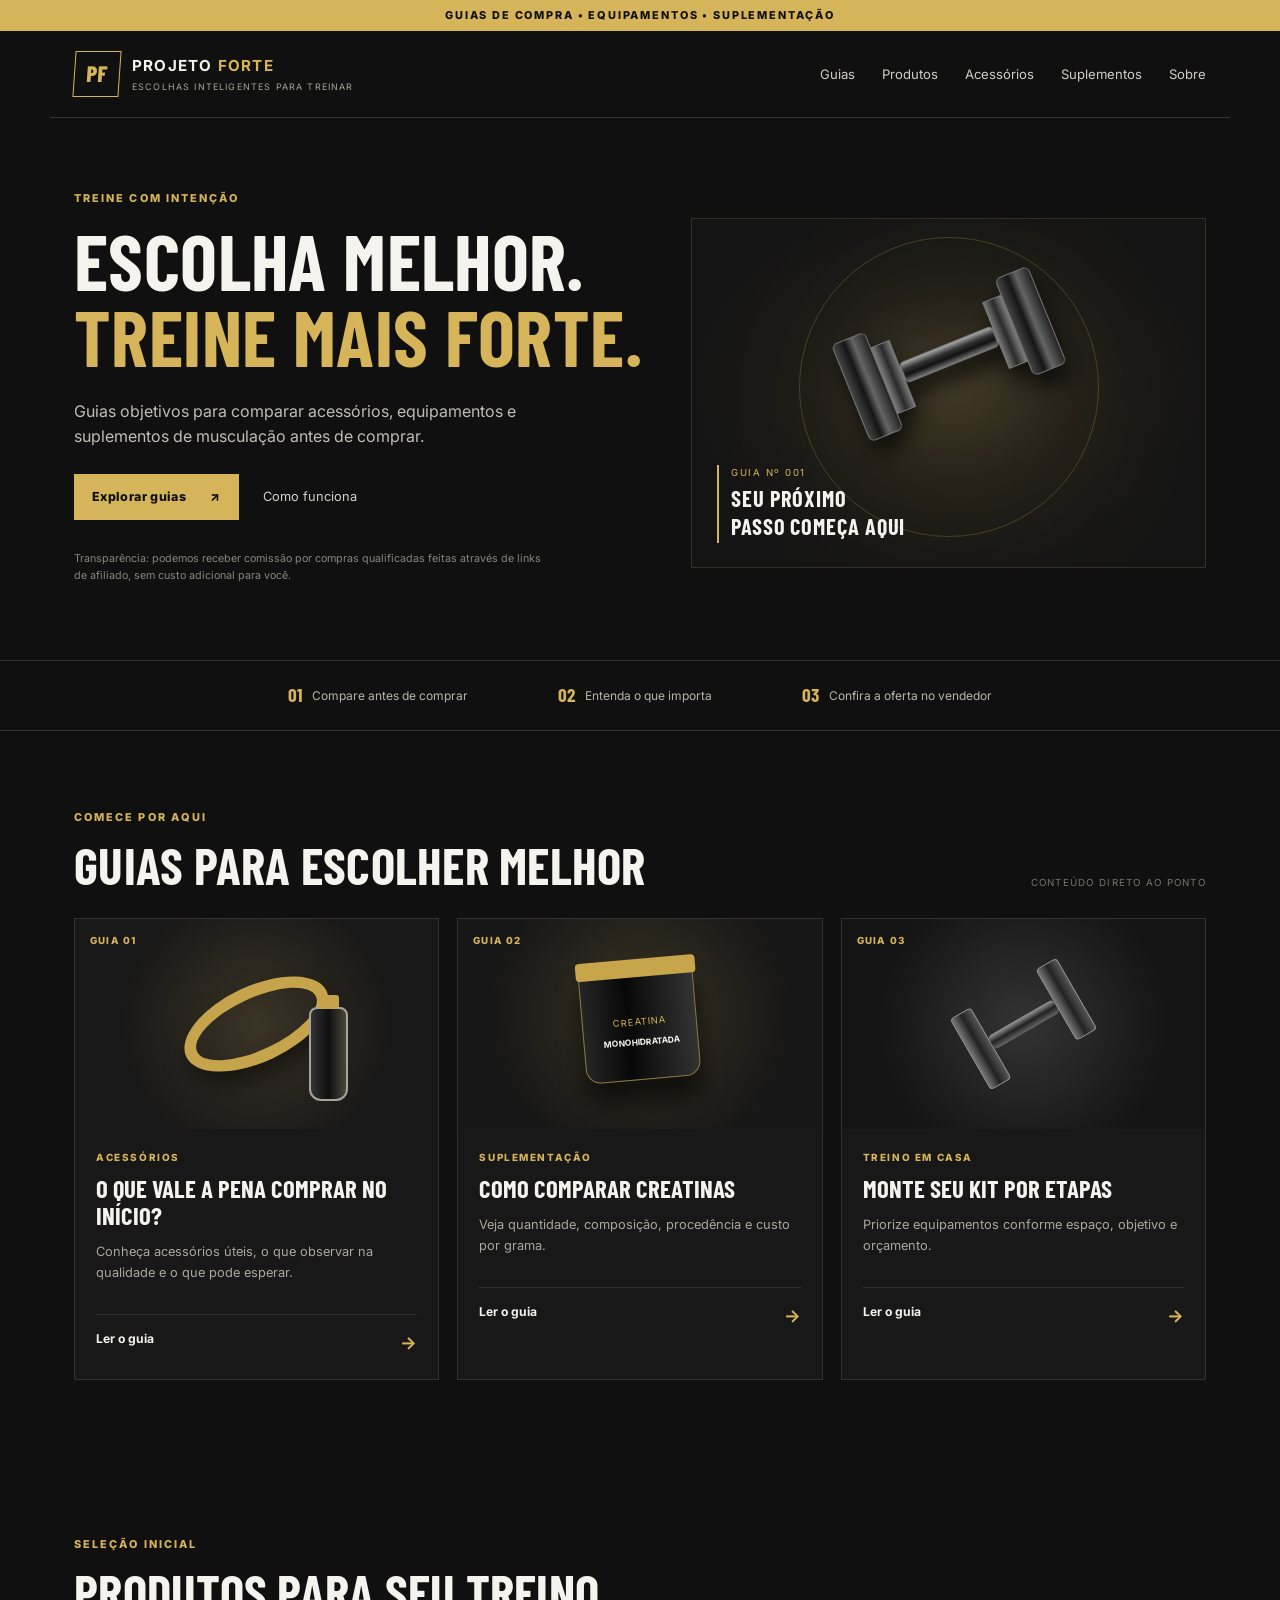
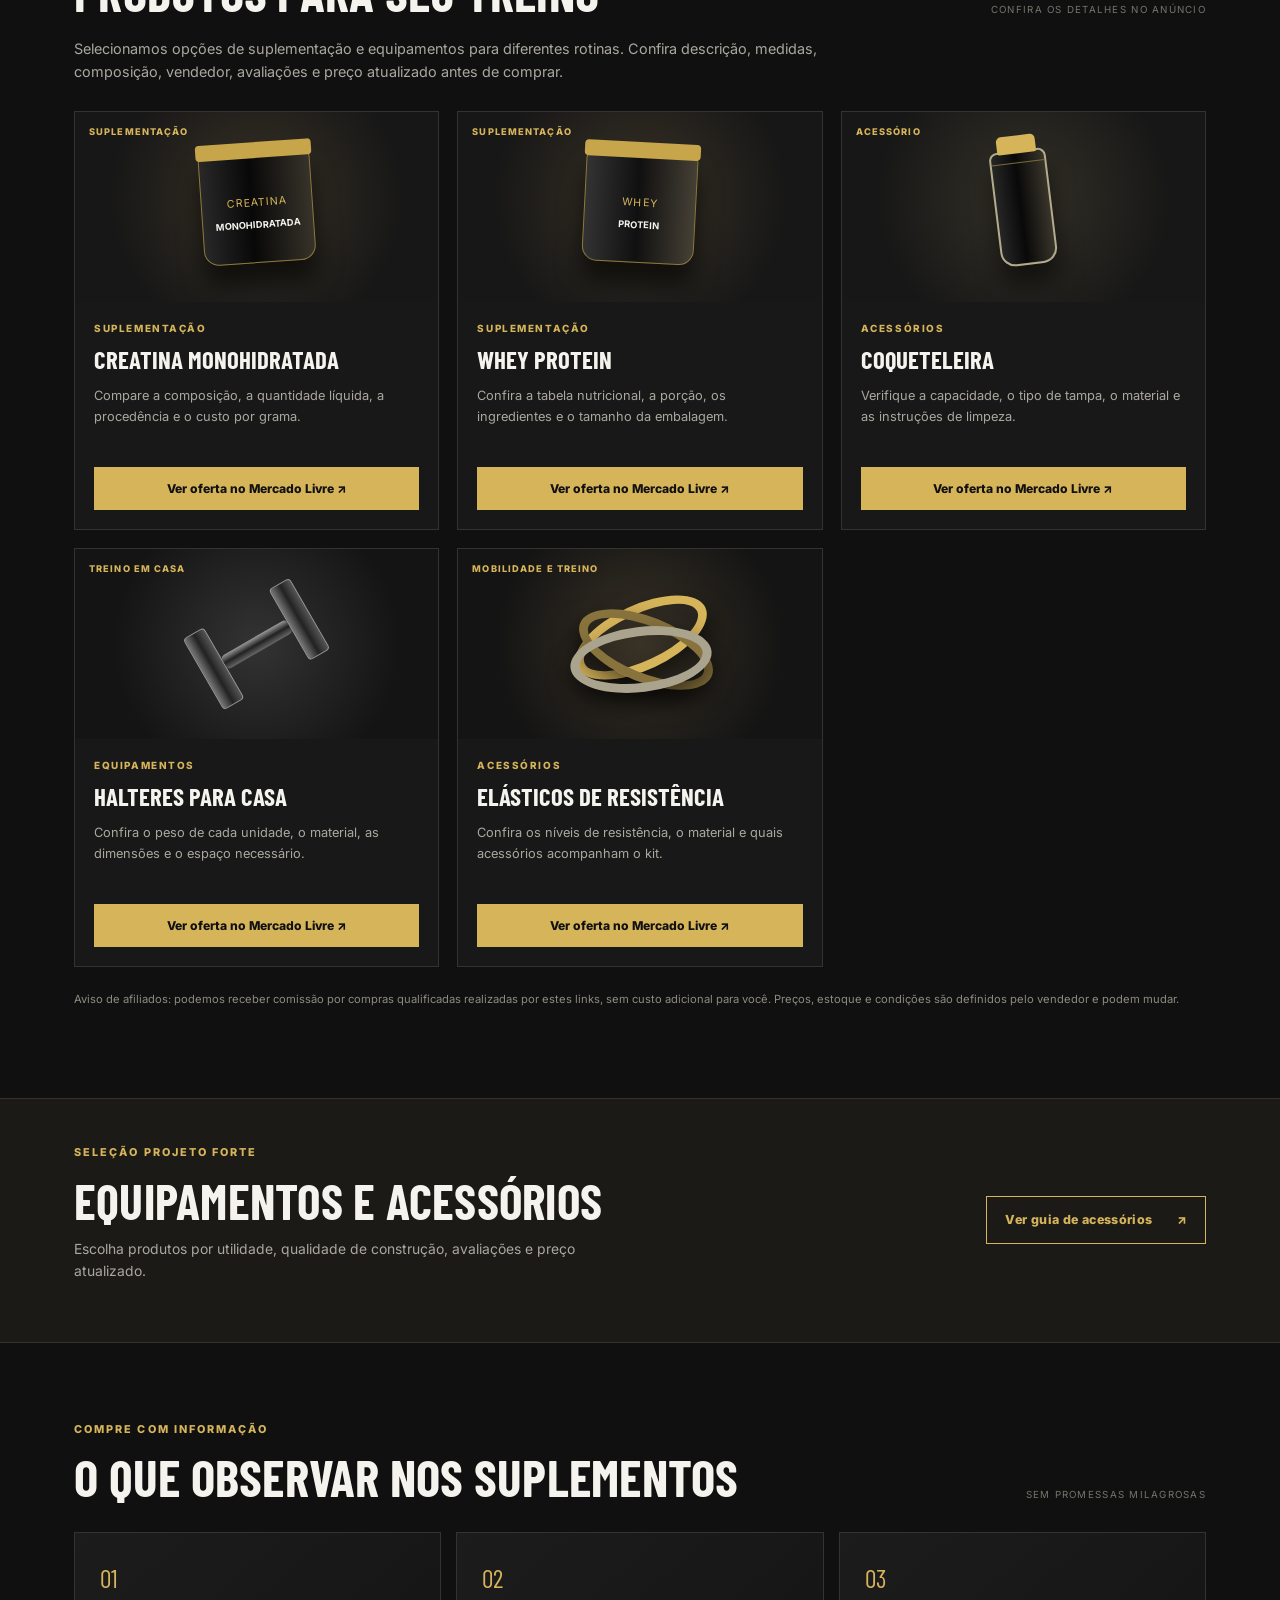
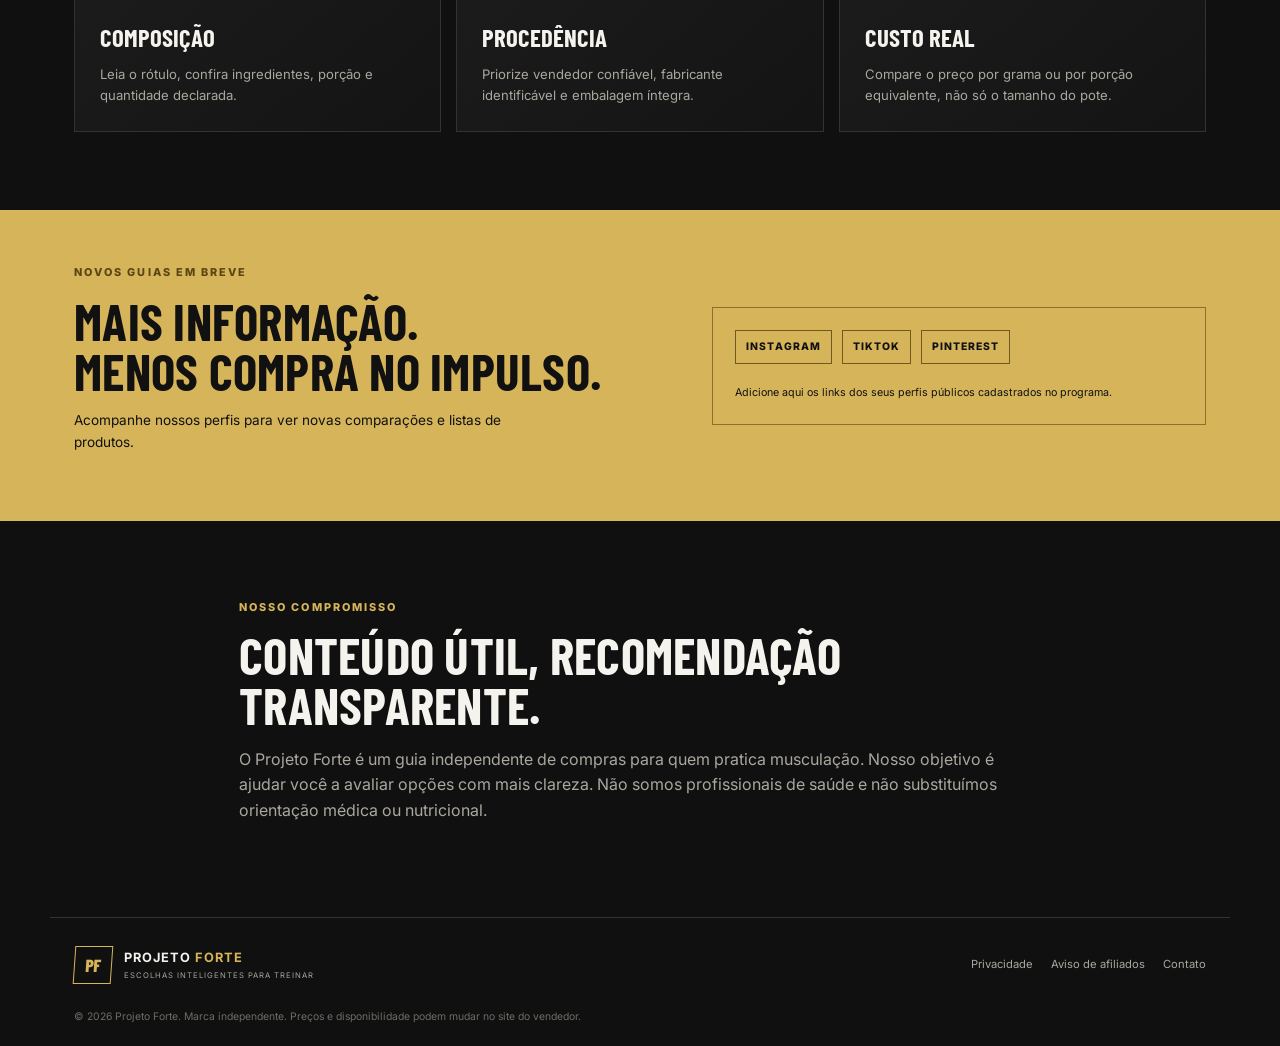
<file: index.html>
<!doctype html>
<html lang="pt-BR">
<head>
  <meta charset="utf-8">
  <meta name="viewport" content="width=device-width, initial-scale=1">
  <meta name="theme-color" content="#101010">
  <title>Projeto Forte | Escolhas inteligentes para treinar</title>
  <meta name="description" content="Guias práticos para escolher acessórios, equipamentos e suplementos para musculação com mais informação.">
  <link rel="stylesheet" href="styles.css">
</head>
<body>
  <div class="announcement">GUIAS DE COMPRA • EQUIPAMENTOS • SUPLEMENTAÇÃO</div>
  <header class="site-header">
    <a class="brand" href="index.html" aria-label="Projeto Forte - início">
      <span class="brand-mark">PF</span>
      <span><strong>PROJETO <em>FORTE</em></strong><small>ESCOLHAS INTELIGENTES PARA TREINAR</small></span>
    </a>
    <button class="menu-toggle" aria-label="Abrir menu" aria-expanded="false">☰</button>
    <nav class="nav">
      <a href="#guias">Guias</a>
      <a href="#produtos">Produtos</a>
      <a href="#acessorios">Acessórios</a>
      <a href="#suplementos">Suplementos</a>
      <a href="#sobre">Sobre</a>
    </nav>
  </header>

  <main>
    <section class="hero">
      <div class="hero-copy">
        <p class="eyebrow">TREINE COM INTENÇÃO</p>
        <h1>Escolha melhor.<br><span>Treine mais forte.</span></h1>
        <p class="hero-text">Guias objetivos para comparar acessórios, equipamentos e suplementos de musculação antes de comprar.</p>
        <div class="hero-actions">
          <a class="button button-gold" href="#guias">Explorar guias <span>↗</span></a>
          <a class="text-link" href="#como-funciona">Como funciona</a>
        </div>
        <p class="disclosure">Transparência: podemos receber comissão por compras qualificadas feitas através de links de afiliado, sem custo adicional para você.</p>
      </div>
      <div class="hero-art" role="img" aria-label="Ilustração de halter em fundo escuro">
        <div class="art-ring"></div><div class="art-glow"></div>
        <div class="dumbbell"><span></span><i></i><b></b><i></i><span></span></div>
        <div class="art-caption"><small>GUIA Nº 001</small><strong>SEU PRÓXIMO<br>PASSO COMEÇA AQUI</strong></div>
      </div>
    </section>

    <section class="trust-strip" id="como-funciona">
      <div><strong>01</strong><span>Compare antes de comprar</span></div>
      <div><strong>02</strong><span>Entenda o que importa</span></div>
      <div><strong>03</strong><span>Confira a oferta no vendedor</span></div>
    </section>

    <section class="section" id="guias">
      <div class="section-heading">
        <div><p class="eyebrow">COMECE POR AQUI</p><h2>Guias para escolher melhor</h2></div>
        <span class="section-note">CONTEÚDO DIRETO AO PONTO</span>
      </div>
      <div class="guide-grid">
        <article class="guide-card featured">
          <div class="card-visual visual-accessories"><span class="visual-label">GUIA 01</span><div class="visual-shape shape-band"></div><div class="visual-shape shape-bottle"></div></div>
          <div class="card-body"><p class="category">ACESSÓRIOS</p><h3>O que vale a pena comprar no início?</h3><p>Conheça acessórios úteis, o que observar na qualidade e o que pode esperar.</p><a href="guias/acessorios-iniciantes.html" class="card-link">Ler o guia <span>→</span></a></div>
        </article>
        <article class="guide-card">
          <div class="card-visual visual-creatine"><span class="visual-label">GUIA 02</span><div class="tub"><small>CREATINA</small><b>MONOHIDRATADA</b></div></div>
          <div class="card-body"><p class="category">SUPLEMENTAÇÃO</p><h3>Como comparar creatinas</h3><p>Veja quantidade, composição, procedência e custo por grama.</p><a href="guias/como-comparar-creatina.html" class="card-link">Ler o guia <span>→</span></a></div>
        </article>
        <article class="guide-card">
          <div class="card-visual visual-home"><span class="visual-label">GUIA 03</span><div class="mini-weights"><i></i><b></b><i></i></div></div>
          <div class="card-body"><p class="category">TREINO EM CASA</p><h3>Monte seu kit por etapas</h3><p>Priorize equipamentos conforme espaço, objetivo e orçamento.</p><a href="guias/kit-academia-em-casa.html" class="card-link">Ler o guia <span>→</span></a></div>
        </article>
      </div>
    </section>

    <section class="section products-section" id="produtos">
      <div class="section-heading">
        <div><p class="eyebrow">SELEÇÃO INICIAL</p><h2>Produtos para seu treino</h2></div>
        <span class="section-note">CONFIRA OS DETALHES NO ANÚNCIO</span>
      </div>
      <p class="products-intro">Selecionamos opções de suplementação e equipamentos para diferentes rotinas. Confira descrição, medidas, composição, vendedor, avaliações e preço atualizado antes de comprar.</p>
      <div class="product-grid">
        <article class="product-card">
          <div class="product-visual product-creatine"><span>SUPLEMENTAÇÃO</span><div class="product-pack"><small>CREATINA</small><strong>MONOHIDRATADA</strong></div></div>
          <div class="product-body"><p class="category">SUPLEMENTAÇÃO</p><h3>Creatina monohidratada</h3><p>Compare a composição, a quantidade líquida, a procedência e o custo por grama.</p><a class="affiliate-button" href="https://meli.la/26qQCBS" target="_blank" rel="sponsored nofollow noopener noreferrer">Ver oferta no Mercado Livre ↗</a></div>
        </article>
        <article class="product-card">
          <div class="product-visual product-whey"><span>SUPLEMENTAÇÃO</span><div class="product-pack whey-pack"><small>WHEY</small><strong>PROTEIN</strong></div></div>
          <div class="product-body"><p class="category">SUPLEMENTAÇÃO</p><h3>Whey protein</h3><p>Confira a tabela nutricional, a porção, os ingredientes e o tamanho da embalagem.</p><a class="affiliate-button" href="https://meli.la/2e8BBgC" target="_blank" rel="sponsored nofollow noopener noreferrer">Ver oferta no Mercado Livre ↗</a></div>
        </article>
        <article class="product-card">
          <div class="product-visual product-shaker"><span>ACESSÓRIO</span><div class="shaker-shape"><i></i></div></div>
          <div class="product-body"><p class="category">ACESSÓRIOS</p><h3>Coqueteleira</h3><p>Verifique a capacidade, o tipo de tampa, o material e as instruções de limpeza.</p><a class="affiliate-button" href="https://meli.la/1avWY83" target="_blank" rel="sponsored nofollow noopener noreferrer">Ver oferta no Mercado Livre ↗</a></div>
        </article>
        <article class="product-card">
          <div class="product-visual product-dumbbells"><span>TREINO EM CASA</span><div class="mini-weights"><i></i><b></b><i></i></div></div>
          <div class="product-body"><p class="category">EQUIPAMENTOS</p><h3>Halteres para casa</h3><p>Confira o peso de cada unidade, o material, as dimensões e o espaço necessário.</p><a class="affiliate-button" href="https://meli.la/2XEbic5" target="_blank" rel="sponsored nofollow noopener noreferrer">Ver oferta no Mercado Livre ↗</a></div>
        </article>
        <article class="product-card">
          <div class="product-visual product-bands"><span>MOBILIDADE E TREINO</span><div class="band-shape band-one"></div><div class="band-shape band-two"></div><div class="band-shape band-three"></div></div>
          <div class="product-body"><p class="category">ACESSÓRIOS</p><h3>Elásticos de resistência</h3><p>Confira os níveis de resistência, o material e quais acessórios acompanham o kit.</p><a class="affiliate-button" href="https://meli.la/291Mf4i" target="_blank" rel="sponsored nofollow noopener noreferrer">Ver oferta no Mercado Livre ↗</a></div>
        </article>
      </div>
      <p class="products-disclosure">Aviso de afiliados: podemos receber comissão por compras qualificadas realizadas por estes links, sem custo adicional para você. Preços, estoque e condições são definidos pelo vendedor e podem mudar.</p>
    </section>

    <section class="dark-band" id="acessorios">
      <div><p class="eyebrow">SELEÇÃO PROJETO FORTE</p><h2>Equipamentos e acessórios</h2><p>Escolha produtos por utilidade, qualidade de construção, avaliações e preço atualizado.</p></div>
      <a class="button button-outline" href="guias/acessorios-iniciantes.html">Ver guia de acessórios <span>↗</span></a>
    </section>

    <section class="section product-section" id="suplementos">
      <div class="section-heading">
        <div><p class="eyebrow">COMPRE COM INFORMAÇÃO</p><h2>O que observar nos suplementos</h2></div>
        <span class="section-note">SEM PROMESSAS MILAGROSAS</span>
      </div>
      <div class="info-grid">
        <div class="info-card"><span class="info-number">01</span><h3>Composição</h3><p>Leia o rótulo, confira ingredientes, porção e quantidade declarada.</p></div>
        <div class="info-card"><span class="info-number">02</span><h3>Procedência</h3><p>Priorize vendedor confiável, fabricante identificável e embalagem íntegra.</p></div>
        <div class="info-card"><span class="info-number">03</span><h3>Custo real</h3><p>Compare o preço por grama ou por porção equivalente, não só o tamanho do pote.</p></div>
      </div>
    </section>

    <section class="newsletter">
      <div><p class="eyebrow">NOVOS GUIAS EM BREVE</p><h2>Mais informação.<br>Menos compra no impulso.</h2><p>Acompanhe nossos perfis para ver novas comparações e listas de produtos.</p></div>
      <div class="social-placeholder"><span>INSTAGRAM</span><span>TIKTOK</span><span>PINTEREST</span><small>Adicione aqui os links dos seus perfis públicos cadastrados no programa.</small></div>
    </section>

    <section class="section about" id="sobre">
      <p class="eyebrow">NOSSO COMPROMISSO</p>
      <h2>Conteúdo útil, recomendação transparente.</h2>
      <p>O Projeto Forte é um guia independente de compras para quem pratica musculação. Nosso objetivo é ajudar você a avaliar opções com mais clareza. Não somos profissionais de saúde e não substituímos orientação médica ou nutricional.</p>
    </section>
  </main>

  <footer class="footer">
    <a class="brand footer-brand" href="index.html"><span class="brand-mark">PF</span><span><strong>PROJETO <em>FORTE</em></strong><small>ESCOLHAS INTELIGENTES PARA TREINAR</small></span></a>
    <div class="footer-links"><a href="politica-de-privacidade.html">Privacidade</a><a href="aviso-de-afiliados.html">Aviso de afiliados</a><a href="contato.html">Contato</a></div>
    <p>© <span id="year"></span> Projeto Forte. Marca independente. Preços e disponibilidade podem mudar no site do vendedor.</p>
  </footer>
  <script src="script.js"></script>
</body>
</html>
</file>
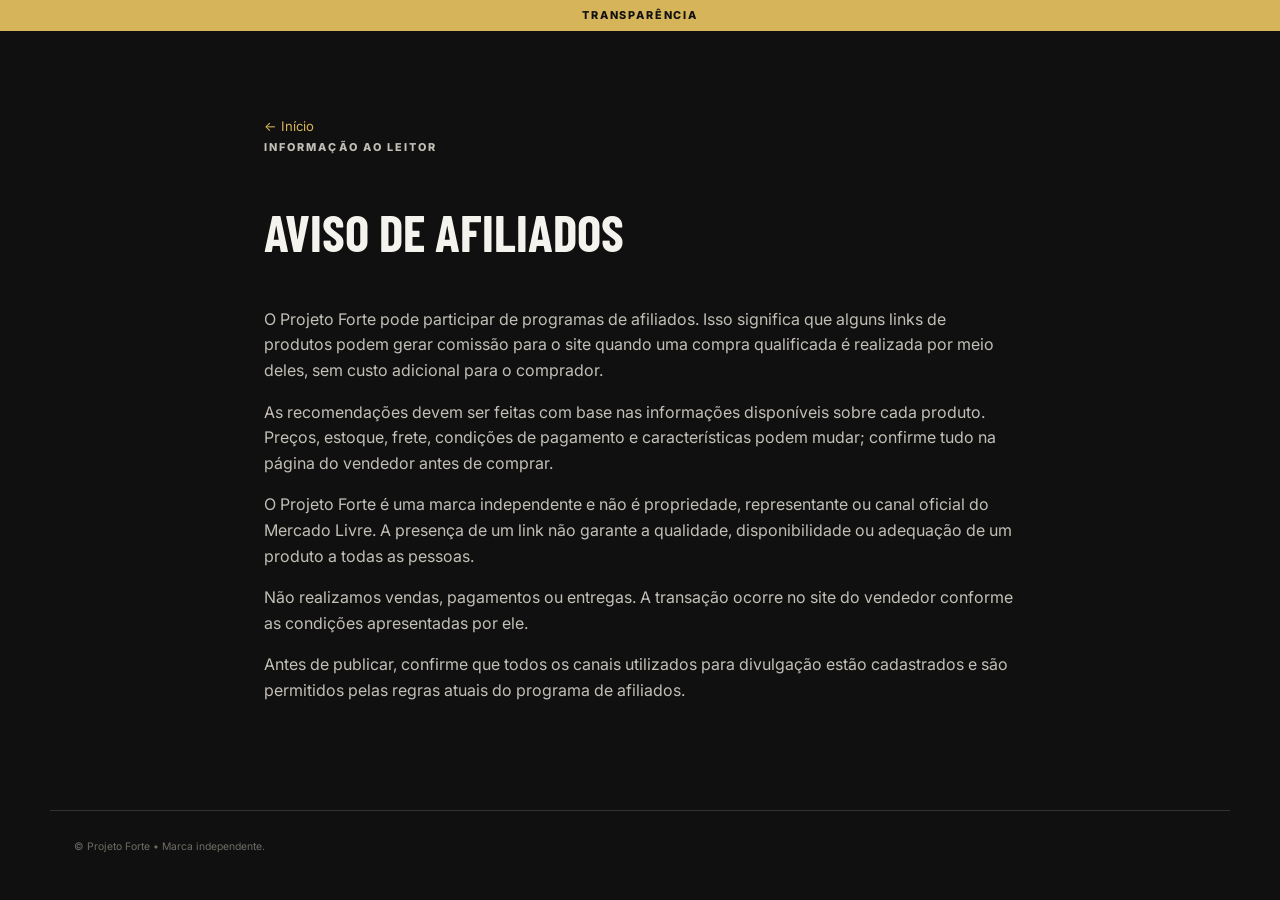
<file: aviso-de-afiliados.html>
<!doctype html><html lang="pt-BR"><head><meta charset="utf-8"><meta name="viewport" content="width=device-width, initial-scale=1"><title>Aviso de afiliados | Projeto Forte</title><link rel="stylesheet" href="styles.css"></head><body><div class="announcement">TRANSPARÊNCIA</div><main class="legal-content"><a class="back-link" href="index.html">← Início</a><p class="eyebrow">INFORMAÇÃO AO LEITOR</p><h1>Aviso de afiliados</h1><p>O Projeto Forte pode participar de programas de afiliados. Isso significa que alguns links de produtos podem gerar comissão para o site quando uma compra qualificada é realizada por meio deles, sem custo adicional para o comprador.</p><p>As recomendações devem ser feitas com base nas informações disponíveis sobre cada produto. Preços, estoque, frete, condições de pagamento e características podem mudar; confirme tudo na página do vendedor antes de comprar.</p><p>O Projeto Forte é uma marca independente e não é propriedade, representante ou canal oficial do Mercado Livre. A presença de um link não garante a qualidade, disponibilidade ou adequação de um produto a todas as pessoas.</p><p>Não realizamos vendas, pagamentos ou entregas. A transação ocorre no site do vendedor conforme as condições apresentadas por ele.</p><p>Antes de publicar, confirme que todos os canais utilizados para divulgação estão cadastrados e são permitidos pelas regras atuais do programa de afiliados.</p></main><footer class="footer"><p>© Projeto Forte • Marca independente.</p></footer></body></html>
</file>
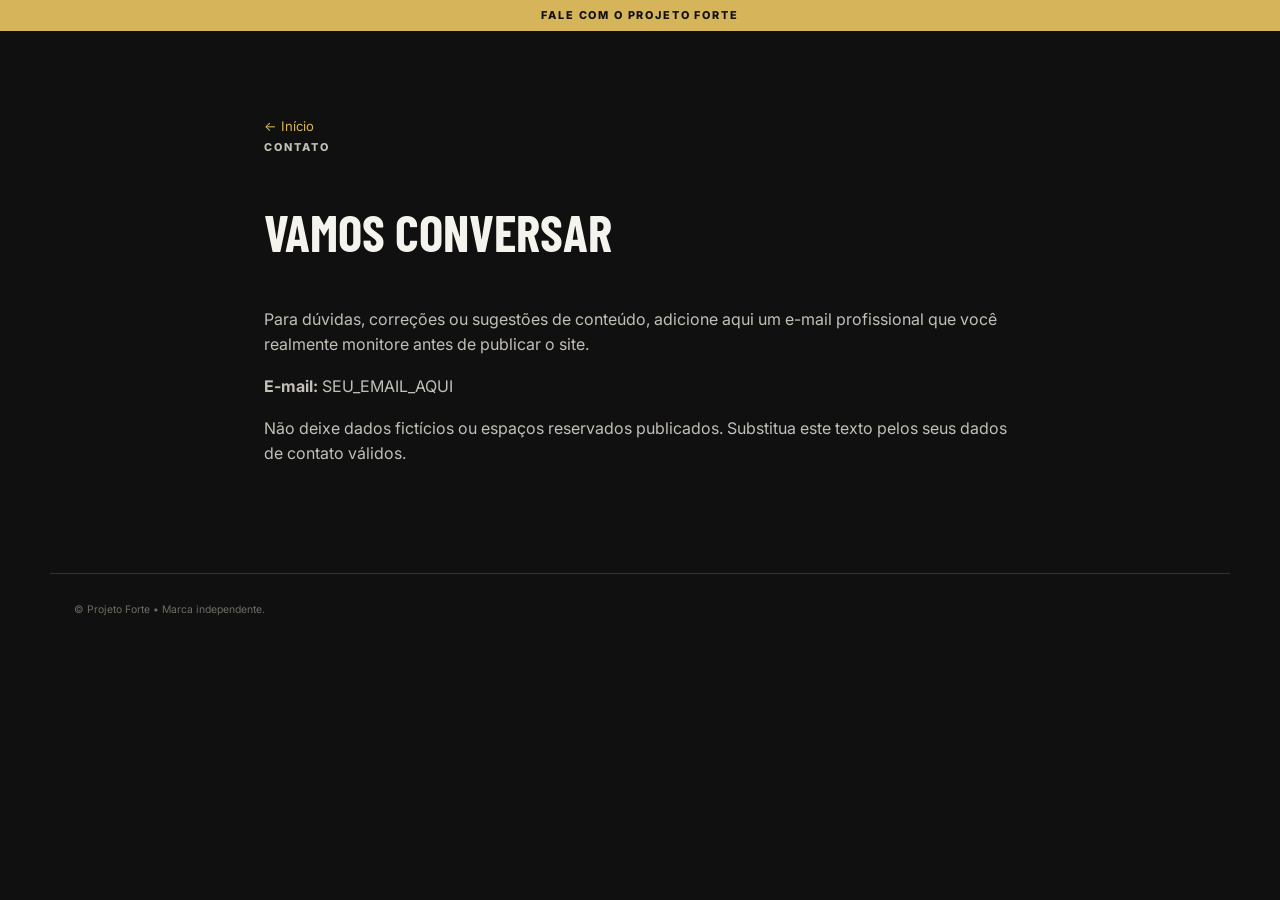
<file: contato.html>
<!doctype html><html lang="pt-BR"><head><meta charset="utf-8"><meta name="viewport" content="width=device-width, initial-scale=1"><title>Contato | Projeto Forte</title><link rel="stylesheet" href="styles.css"></head><body><div class="announcement">FALE COM O PROJETO FORTE</div><main class="legal-content"><a class="back-link" href="index.html">← Início</a><p class="eyebrow">CONTATO</p><h1>Vamos conversar</h1><p>Para dúvidas, correções ou sugestões de conteúdo, adicione aqui um e-mail profissional que você realmente monitore antes de publicar o site.</p><p><strong>E-mail:</strong> SEU_EMAIL_AQUI</p><p>Não deixe dados fictícios ou espaços reservados publicados. Substitua este texto pelos seus dados de contato válidos.</p></main><footer class="footer"><p>© Projeto Forte • Marca independente.</p></footer></body></html>
</file>
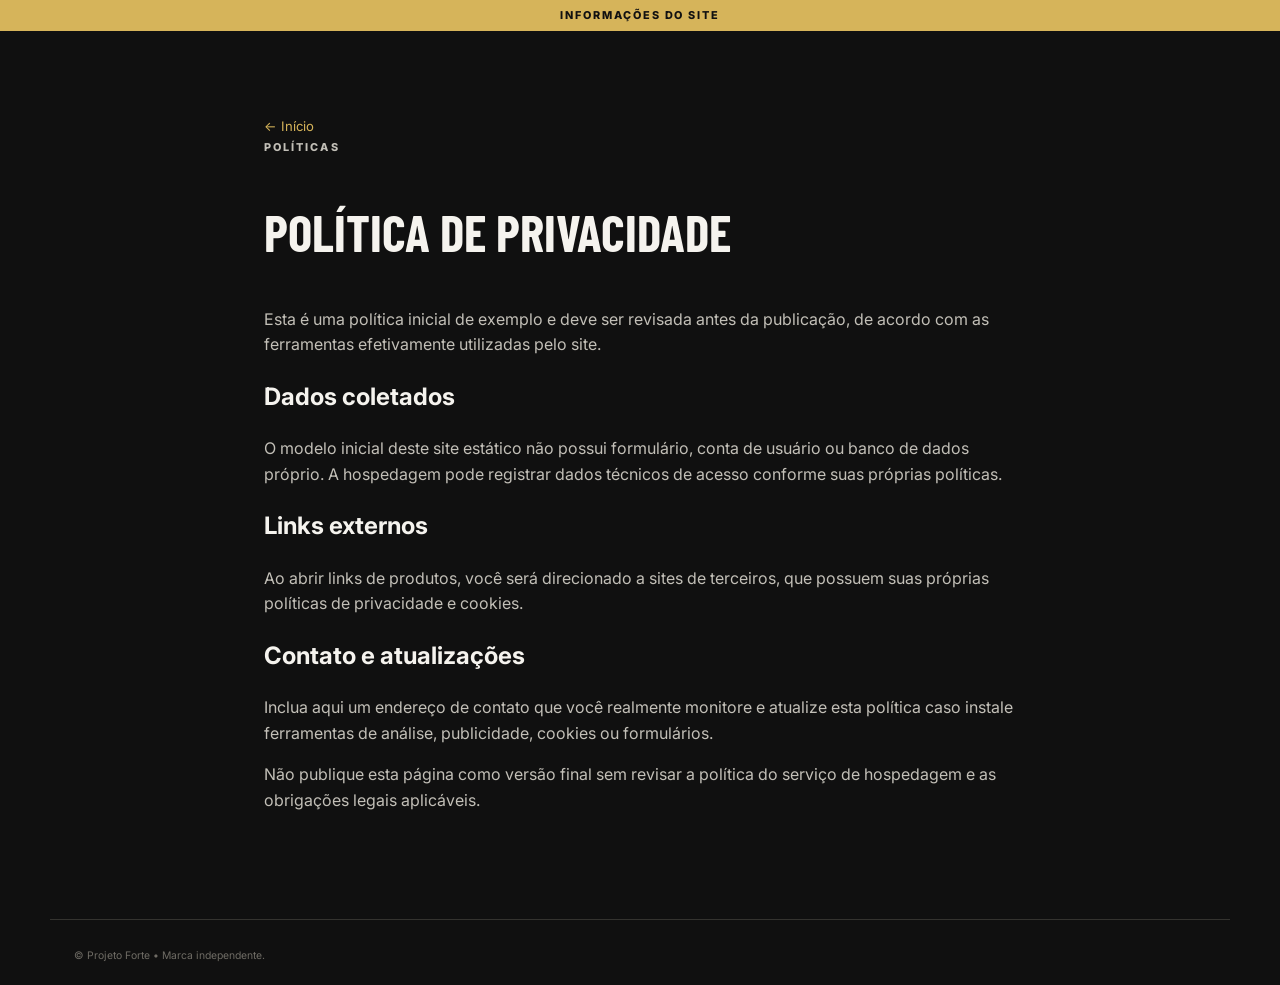
<file: politica-de-privacidade.html>
<!doctype html><html lang="pt-BR"><head><meta charset="utf-8"><meta name="viewport" content="width=device-width, initial-scale=1"><title>Privacidade | Projeto Forte</title><link rel="stylesheet" href="styles.css"></head><body><div class="announcement">INFORMAÇÕES DO SITE</div><main class="legal-content"><a class="back-link" href="index.html">← Início</a><p class="eyebrow">POLÍTICAS</p><h1>Política de privacidade</h1><p>Esta é uma política inicial de exemplo e deve ser revisada antes da publicação, de acordo com as ferramentas efetivamente utilizadas pelo site.</p><h2>Dados coletados</h2><p>O modelo inicial deste site estático não possui formulário, conta de usuário ou banco de dados próprio. A hospedagem pode registrar dados técnicos de acesso conforme suas próprias políticas.</p><h2>Links externos</h2><p>Ao abrir links de produtos, você será direcionado a sites de terceiros, que possuem suas próprias políticas de privacidade e cookies.</p><h2>Contato e atualizações</h2><p>Inclua aqui um endereço de contato que você realmente monitore e atualize esta política caso instale ferramentas de análise, publicidade, cookies ou formulários.</p><p>Não publique esta página como versão final sem revisar a política do serviço de hospedagem e as obrigações legais aplicáveis.</p></main><footer class="footer"><p>© Projeto Forte • Marca independente.</p></footer></body></html>
</file>
<file: styles.css>
@import url('https://fonts.googleapis.com/css2?family=Barlow+Condensed:wght@500;600;700;800&family=Inter:wght@400;500;600;700&display=swap');
:root{--bg:#101010;--panel:#181818;--panel2:#202020;--text:#f5f3ee;--muted:#a7a49c;--gold:#d6b45a;--gold2:#f0d98d;--line:#34332f;--max:1180px}
*{box-sizing:border-box}html{scroll-behavior:smooth}body{margin:0;background:var(--bg);color:var(--text);font-family:Inter,Arial,sans-serif;line-height:1.6}a{color:inherit;text-decoration:none}.announcement{text-align:center;background:var(--gold);color:#111;font-size:.68rem;font-weight:800;letter-spacing:.17em;padding:7px 12px}.site-header{max-width:var(--max);margin:auto;padding:20px 24px;display:flex;align-items:center;justify-content:space-between;gap:25px;border-bottom:1px solid var(--line)}.brand{display:flex;align-items:center;gap:12px}.brand-mark{width:46px;height:46px;display:grid;place-items:center;border:1px solid var(--gold);color:var(--gold);font-family:"Barlow Condensed",sans-serif;font-size:1.4rem;font-weight:800;transform:skew(-4deg)}.brand strong{display:block;letter-spacing:.08em;font-size:.95rem}.brand em{font-style:normal;color:var(--gold)}.brand small{display:block;color:var(--muted);font-size:.56rem;letter-spacing:.13em;margin-top:2px}.nav{display:flex;gap:27px;font-size:.82rem;color:#d0cec7}.nav a:hover,.text-link:hover,.footer-links a:hover{color:var(--gold)}.menu-toggle{display:none;background:none;border:1px solid var(--line);color:var(--text);font-size:1.25rem;padding:5px 10px}.hero{max-width:var(--max);margin:auto;padding:72px 24px 65px;display:grid;grid-template-columns:1.05fr .95fr;gap:48px;align-items:center;min-height:510px}.eyebrow{font-size:.68rem;font-weight:800;letter-spacing:.19em;color:var(--gold);margin:0 0 14px}.hero h1,.section h2,.dark-band h2,.newsletter h2,.article-hero h1{font-family:"Barlow Condensed",Impact,sans-serif;text-transform:uppercase;line-height:.98;letter-spacing:.005em;margin:0;font-size:clamp(3rem,6.1vw,5.5rem)}.hero h1 span{color:var(--gold)}.hero-text{max-width:480px;color:#c0bdb5;font-size:1rem;margin:24px 0}.hero-actions{display:flex;align-items:center;gap:24px}.button{display:inline-flex;align-items:center;gap:24px;padding:13px 18px;font-size:.78rem;font-weight:800;letter-spacing:.03em;transition:.2s}.button-gold{background:var(--gold);color:#101010}.button-gold:hover{background:var(--gold2);transform:translateY(-2px)}.text-link{font-size:.8rem;color:#d2d0c9}.disclosure{font-size:.67rem;color:#88867f;max-width:470px;margin-top:30px}.hero-art{position:relative;min-height:350px;overflow:hidden;background:radial-gradient(ellipse at 50% 48%,#373226 0,#1d1b17 36%,#141414 70%);border:1px solid #343027}.art-ring{position:absolute;width:300px;height:300px;border:1px solid #7b6530;border-radius:50%;top:18px;left:50%;transform:translateX(-50%);opacity:.5}.art-glow{position:absolute;width:180px;height:180px;border-radius:50%;background:#c69d35;filter:blur(95px);opacity:.2;left:35%;top:28%}.dumbbell{position:absolute;top:39%;left:50%;transform:translate(-50%,-50%) rotate(-22deg);display:flex;align-items:center;filter:drop-shadow(0 15px 10px #0009)}.dumbbell span{display:block;width:36px;height:105px;background:linear-gradient(90deg,#444,#151515 35%,#656565 60%,#242424);border:1px solid #777;border-radius:6px}.dumbbell i{display:block;width:20px;height:72px;background:linear-gradient(90deg,#777,#292929,#777);border:1px solid #777}.dumbbell b{display:block;width:100px;height:22px;background:linear-gradient(#aaa,#333 35%,#111 65%,#777);border-radius:4px;border:1px solid #777}.art-caption{position:absolute;bottom:24px;left:25px;border-left:2px solid var(--gold);padding-left:12px}.art-caption small{display:block;color:var(--gold);font-size:.6rem;letter-spacing:.16em;margin-bottom:7px}.art-caption strong{font-family:"Barlow Condensed",sans-serif;font-size:1.4rem;line-height:1.05;letter-spacing:.04em}.trust-strip{border-top:1px solid var(--line);border-bottom:1px solid var(--line);display:flex;justify-content:center;gap:7vw;padding:19px 24px;color:#b8b5ad;font-size:.75rem}.trust-strip div{display:flex;align-items:center;gap:10px}.trust-strip strong{font-family:"Barlow Condensed",sans-serif;color:var(--gold);font-size:1.2rem}.section{max-width:var(--max);margin:auto;padding:78px 24px}.section-heading{display:flex;align-items:end;justify-content:space-between;gap:20px;margin-bottom:28px}.section h2,.dark-band h2,.newsletter h2{font-size:clamp(2.4rem,4vw,3.6rem)}.section-note{color:#77746c;font-size:.61rem;letter-spacing:.13em}.guide-grid{display:grid;grid-template-columns:repeat(3,1fr);gap:18px}.guide-card{background:var(--panel);border:1px solid var(--line);min-width:0;transition:.2s}.guide-card:hover{transform:translateY(-4px);border-color:#756333}.card-visual{height:210px;position:relative;overflow:hidden;display:grid;place-items:center;background:linear-gradient(145deg,#25231e,#111)}.visual-label{position:absolute;top:14px;left:15px;color:var(--gold);font-size:.61rem;font-weight:800;letter-spacing:.12em}.visual-accessories{background:radial-gradient(circle at 50% 50%,#3b3425,#181818 65%)}.shape-band{position:absolute;width:155px;height:76px;border:12px solid #c5a44c;border-radius:50%;transform:rotate(-25deg);box-shadow:0 12px 24px #0008}.shape-bottle{position:absolute;right:25%;bottom:28px;width:39px;height:94px;border:2px solid #a8a49a;border-radius:8px 8px 12px 12px;background:linear-gradient(90deg,#333,#101010,#4a463b)}.shape-bottle:before{content:"";position:absolute;top:-14px;left:8px;width:20px;height:14px;background:#c6a34b;border-radius:3px}.visual-creatine{background:radial-gradient(circle at 50% 45%,#3a3322,#171717 70%)}.tub{width:115px;height:112px;background:linear-gradient(90deg,#252525,#080808 40%,#333);border:1px solid #8e783d;border-radius:9px 9px 15px 15px;box-shadow:0 20px 25px #0009;display:flex;align-items:center;justify-content:center;flex-direction:column;transform:rotate(-5deg)}.tub:before{content:"";width:120px;height:18px;margin-top:-10px;background:#c7a54b;border-radius:4px;position:absolute;top:0}.tub small{font-size:.58rem;color:var(--gold);letter-spacing:.1em;margin-top:15px}.tub b{font-size:.53rem;line-height:1.2;text-align:center;max-width:75px;margin-top:7px}.visual-home{background:radial-gradient(circle at 50% 50%,#333,#141414 70%)}.mini-weights{display:flex;align-items:center;transform:rotate(-30deg)}.mini-weights i{height:82px;width:24px;background:linear-gradient(90deg,#777,#222,#555);border:1px solid #999;border-radius:4px}.mini-weights b{width:75px;height:15px;background:linear-gradient(#999,#222,#666);border-radius:4px}.card-body{padding:21px}.category{font-size:.62rem;letter-spacing:.16em;color:var(--gold);font-weight:800;margin:0 0 9px}.card-body h3,.info-card h3{font-family:"Barlow Condensed",sans-serif;text-transform:uppercase;font-size:1.55rem;line-height:1.1;margin:0 0 10px}.card-body>p:not(.category){font-size:.8rem;color:#aaa79f;min-height:52px}.card-link{display:flex;justify-content:space-between;border-top:1px solid var(--line);padding-top:14px;margin-top:20px;font-size:.76rem;font-weight:700}.card-link span{color:var(--gold);font-size:1.1rem}.dark-band{background:#1b1a17;border-top:1px solid #383329;border-bottom:1px solid #383329;padding:45px max(24px,calc((100% - 1132px)/2));display:flex;align-items:center;justify-content:space-between;gap:35px}.dark-band h2{font-size:clamp(2rem,4vw,3.1rem)}.dark-band p:not(.eyebrow){color:#aaa79f;max-width:520px;font-size:.87rem}.button-outline{border:1px solid var(--gold);color:var(--gold);white-space:nowrap}.button-outline:hover{background:var(--gold);color:#111}.info-grid{display:grid;grid-template-columns:repeat(3,1fr);gap:15px;margin-top:30px}.info-card{border:1px solid var(--line);padding:25px;background:linear-gradient(140deg,#1c1c1c,#141414)}.info-number{display:block;color:var(--gold);font-family:"Barlow Condensed",sans-serif;font-size:1.6rem;margin-bottom:25px}.info-card p{font-size:.82rem;color:#aaa79f;margin-bottom:0}.newsletter{background:var(--gold);color:#111;padding:54px max(24px,calc((100% - 1132px)/2));display:grid;grid-template-columns:1.1fr .9fr;gap:35px;align-items:center}.newsletter .eyebrow{color:#5a4613}.newsletter h2{font-size:clamp(2.4rem,4vw,3.5rem)}.newsletter p:not(.eyebrow){max-width:430px;font-size:.85rem}.social-placeholder{border:1px solid #8b712b;padding:22px;display:flex;flex-wrap:wrap;gap:10px}.social-placeholder span{border:1px solid #6f591f;padding:8px 10px;font-size:.65rem;font-weight:800;letter-spacing:.1em}.social-placeholder small{display:block;width:100%;font-size:.67rem;margin-top:10px}.about{max-width:850px}.about h2{max-width:700px}.about>p:last-child{color:#aaa79f;max-width:760px}.footer{border-top:1px solid var(--line);padding:28px 24px 20px;max-width:var(--max);margin:auto;display:flex;align-items:center;justify-content:space-between;gap:25px;flex-wrap:wrap}.footer-brand .brand-mark{width:38px;height:38px;font-size:1.1rem}.footer-brand strong{font-size:.8rem}.footer-brand small{font-size:.48rem}.footer-links{display:flex;gap:18px;font-size:.7rem;color:#aaa79f}.footer>p{width:100%;margin:0;color:#6f6c65;font-size:.65rem}
.article-wrap{max-width:850px;margin:auto;padding:58px 24px 90px}.breadcrumbs{font-size:.72rem;color:var(--muted);margin-bottom:24px}.breadcrumbs a{color:var(--gold)}.article-hero h1{font-size:clamp(2.8rem,6vw,4.8rem);max-width:800px}.article-hero .lead{font-size:1.08rem;color:#c1beb6;max-width:730px;margin:22px 0}.article-meta{color:#8d8a82;font-size:.7rem;border-bottom:1px solid var(--line);padding-bottom:22px;margin-bottom:30px}.article-content h2{font-family:"Barlow Condensed",sans-serif;text-transform:uppercase;font-size:2rem;line-height:1.1;margin:35px 0 10px}.article-content p,.article-content li{color:#c2bfb7;font-size:.94rem}.article-content li{margin-bottom:8px}.callout{border-left:3px solid var(--gold);background:#1c1b17;padding:18px 20px;margin:25px 0;color:#d3d0c8;font-size:.87rem}.product-placeholder{padding:18px;border:1px dashed #756333;background:#191814;margin:18px 0}.product-placeholder strong{display:block;color:var(--gold);margin-bottom:5px}.product-placeholder code{overflow-wrap:anywhere;color:#aaa79f}.affiliate-button{display:inline-flex;margin-top:12px;background:var(--gold);color:#111;padding:11px 15px;font-size:.76rem;font-weight:800}.article-disclosure{font-size:.73rem;color:#8d8a82;border-top:1px solid var(--line);padding-top:18px;margin-top:30px}.back-link{display:inline-block;color:var(--gold);margin-top:30px;font-size:.82rem}.legal-content{max-width:800px;margin:auto;padding:55px 24px 90px}.legal-content h1{font-family:"Barlow Condensed",sans-serif;font-size:3.2rem;text-transform:uppercase}.legal-content p,.legal-content li{color:#c2bfb7}
@media(max-width:760px){.site-header{padding:15px 18px;flex-wrap:wrap}.menu-toggle{display:block}.nav{display:none;order:3;width:100%;flex-direction:column;gap:0;padding-top:8px}.nav.open{display:flex}.nav a{padding:11px 0;border-top:1px solid var(--line)}.hero{padding:48px 20px;grid-template-columns:1fr;gap:28px}.hero h1{font-size:3.6rem}.hero-art{min-height:280px}.trust-strip{gap:12px;justify-content:space-between;font-size:.64rem}.trust-strip div{gap:5px}.section{padding:55px 20px}.section-heading{align-items:start;flex-direction:column}.guide-grid,.info-grid{grid-template-columns:1fr}.card-visual{height:190px}.card-body>p:not(.category){min-height:0}.dark-band{padding:38px 20px;align-items:start;flex-direction:column}.newsletter{padding:42px 20px;grid-template-columns:1fr}.footer{padding:25px 20px}.footer-links{flex-wrap:wrap}.article-wrap{padding:40px 20px 65px}.article-hero h1{font-size:3.1rem}}


/* Catálogo inicial de produtos afiliados */
.products-intro{color:#aaa79f;max-width:760px;font-size:.9rem;margin:-8px 0 28px}
.product-grid{display:grid;grid-template-columns:repeat(3,minmax(0,1fr));gap:18px}
.product-card{min-width:0;background:var(--panel);border:1px solid var(--line);transition:transform .2s,border-color .2s}
.product-card:hover{transform:translateY(-4px);border-color:#756333}
.product-visual{height:190px;position:relative;overflow:hidden;display:grid;place-items:center;background:radial-gradient(circle at 50% 45%,#393226,#171717 70%)}
.product-visual>span{position:absolute;top:13px;left:14px;color:var(--gold);font-size:.58rem;font-weight:800;letter-spacing:.12em}
.product-pack{width:112px;height:112px;background:linear-gradient(90deg,#282828,#080808 45%,#37332a);border:1px solid #8e783d;border-radius:9px 9px 15px 15px;box-shadow:0 20px 25px #0009;display:flex;align-items:center;justify-content:center;flex-direction:column;transform:rotate(-4deg);padding:8px}
.product-pack:before{content:"";width:116px;height:16px;margin-top:-10px;background:#c7a54b;border-radius:4px;position:absolute;top:0}
.product-pack small{font-size:.66rem;color:var(--gold);letter-spacing:.1em;margin-top:12px}
.product-pack strong{font-size:.58rem;line-height:1.2;text-align:center;margin-top:7px}
.whey-pack{background:linear-gradient(90deg,#333,#101010 48%,#454035);transform:rotate(3deg)}
.product-shaker{background:radial-gradient(circle at 50% 45%,#343127,#171717 70%)}
.shaker-shape{height:115px;width:57px;position:relative;border:2px solid #b4aa8c;border-radius:8px 8px 15px 15px;background:linear-gradient(90deg,#262626,#090909 45%,#39352b);transform:rotate(-7deg);box-shadow:0 18px 25px #0008}
.shaker-shape:before{content:"";position:absolute;top:-17px;left:7px;width:39px;height:18px;background:var(--gold);border-radius:5px 5px 2px 2px}
.shaker-shape i{position:absolute;top:10px;left:0;right:0;border-top:1px solid #7d6a39}
.product-dumbbells{background:radial-gradient(circle at 50% 50%,#333,#141414 70%)}
.product-bands{background:radial-gradient(circle at 50% 50%,#393226,#141414 70%)}
.band-shape{position:absolute;width:142px;height:65px;border:9px solid;border-radius:50%;transform:rotate(-25deg);box-shadow:0 12px 24px #0008}
.band-one{border-color:#d6b45a;left:calc(50% - 70px);top:56px}.band-two{border-color:#88733d;left:calc(50% - 65px);top:68px;transform:rotate(22deg)}.band-three{border-color:#aaa38e;left:calc(50% - 70px);top:78px;transform:rotate(-7deg)}
.product-body{padding:19px}
.product-body h3{font-family:"Barlow Condensed",sans-serif;text-transform:uppercase;font-size:1.55rem;line-height:1.1;margin:0 0 10px}
.product-body>p:not(.category){font-size:.8rem;color:#aaa79f;min-height:65px}
.product-body .affiliate-button{display:flex;align-items:center;justify-content:center;text-align:center;min-height:43px;margin-top:16px}
.products-disclosure{font-size:.7rem;color:#8d8a82;margin-top:24px}
@media(max-width:760px){.product-grid{grid-template-columns:1fr}.product-visual{height:180px}.product-body>p:not(.category){min-height:0}}
</file>
